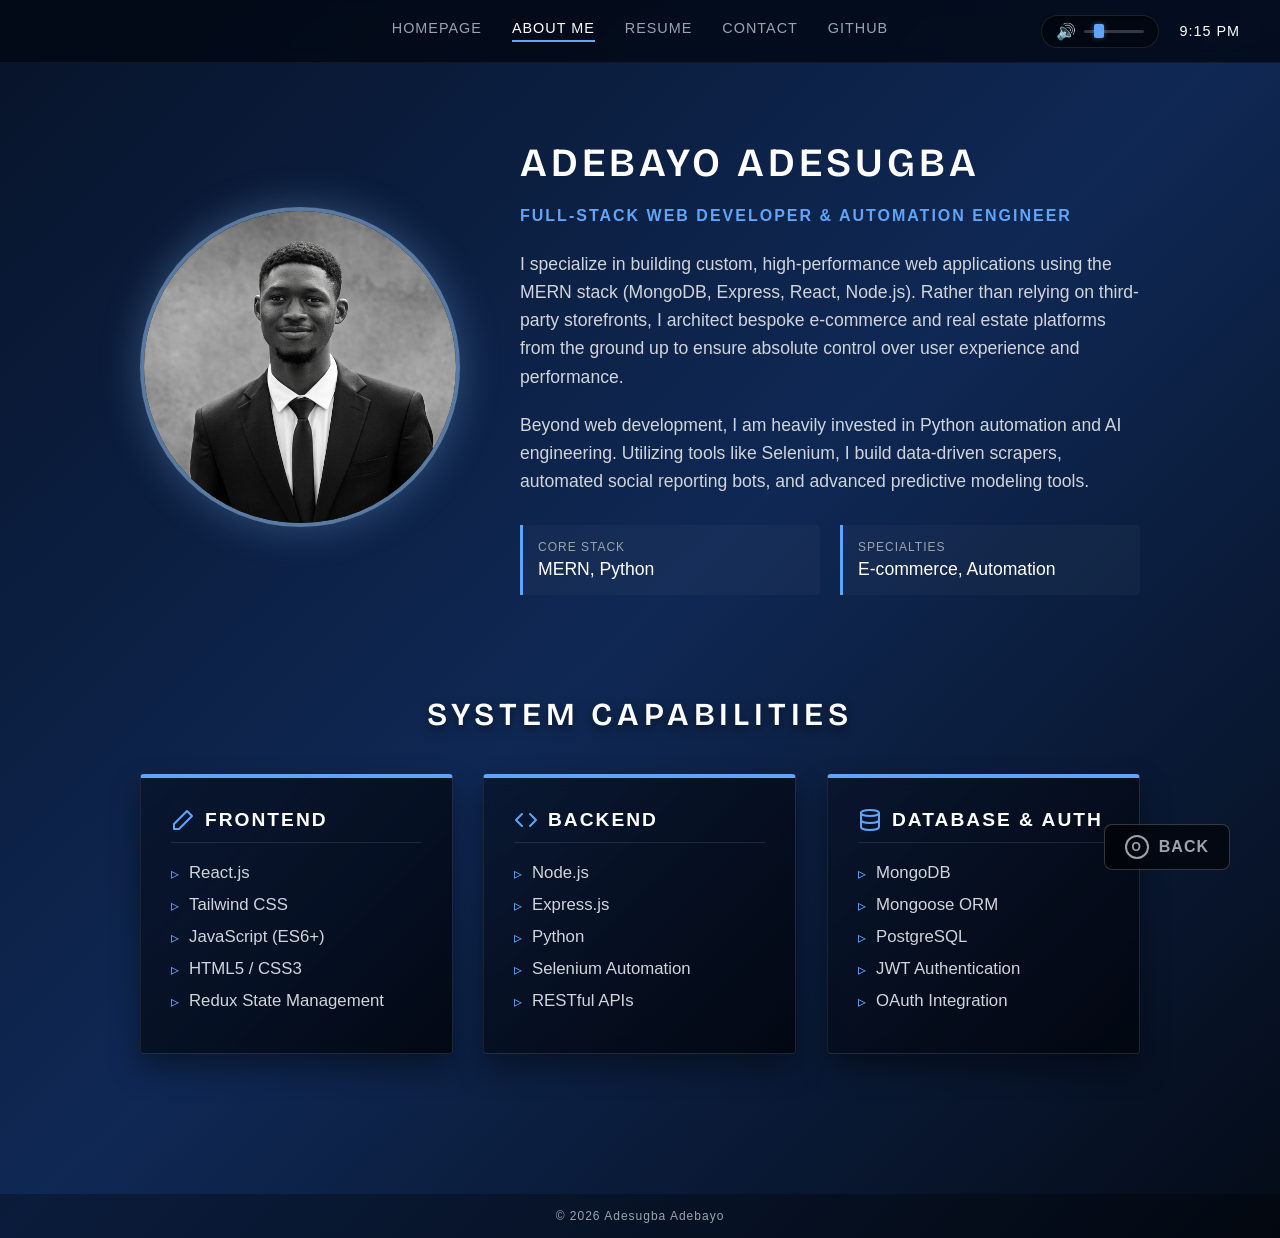
<file: my portfolio/about/about.html>
<!DOCTYPE html>
<html lang="en">
<head>
  <meta charset="UTF-8">
  <meta name="viewport" content="width=device-width, initial-scale=1.0">
  <link rel="preconnect" href="https://fonts.googleapis.com">
  <link rel="preconnect" href="https://fonts.gstatic.com" crossorigin>
  <link href="https://fonts.googleapis.com/css2?family=Bricolage+Grotesque:opsz,wght@12..96,800&family=Sora:wght@700&family=Space+Grotesk:wght@700&display=swap" rel="stylesheet">
  <link rel="stylesheet" href="about.css">
  <title>About | Adebayo Adesugba</title>
 
   
</head>
<body>

  <header>
    <nav class="desktop-nav">
      <a href="../index.html" class="nav-item">Homepage</a>
      <a href="about.html" class="nav-item active">About Me</a>
      <a href="../resume/resume.html" class="nav-item">Resume</a>
      <a href="../contact/contact.html" class="nav-item">Contact</a>
      <a href="https://github.com/adebayoadesugba" class="nav-item" target="_blank">GitHub</a>
    </nav>

    <div class="header-controls">
      <div class="volume-container">
        <button id="mute-btn" class="mute-btn">🔊</button>
        <input type="range" id="volume-slider" class="volume-slider" min="0" max="1" step="0.1" value="0.2">
      </div>
      <div class="system-clock" id="system-clock">00:00 AM</div>
    </div>

    <div class="hamburger" id="hamburger"><span></span><span></span><span></span></div>
  </header>

  <div class="mobile-menu" id="mobile-menu">
    <a href="../index.html" class="mobile-nav-item">
      <svg viewBox="0 0 24 24"><path d="M10 20v-6h4v6h5v-8h3L12 3 2 12h3v8z"/></svg> Homepage
    </a>
    <a href="about.html" class="mobile-nav-item">
      <svg viewBox="0 0 24 24"><path d="M12 12c2.21 0 4-1.79 4-4s-1.79-4-4-4-4 1.79-4 4 1.79 4 4 4zm0 2c-2.67 0-8 1.34-8 4v2h16v-2c0-2.66-5.33-4-8-4z"/></svg> About Me
    </a>
    <a href="../resume/resume.html" class="mobile-nav-item">
      <svg viewBox="0 0 24 24"><path d="M14 2H6c-1.1 0-1.99.9-1.99 2L4 20c0 1.1.89 2 1.99 2H18c1.1 0 2-.9 2-2V8l-6-6zm2 16H8v-2h8v2zm0-4H8v-2h8v2zm-3-5V3.5L18.5 9H13z"/></svg> Resume
    </a>
    <a href="../contact/contact.html" class="mobile-nav-item">
      <svg viewBox="0 0 24 24"><path d="M20 4H4c-1.1 0-1.99.9-1.99 2L2 18c0 1.1.9 2 2 2h16c1.1 0 2-.9 2-2V6c0-1.1-.9-2-2-2zm0 4l-8 5-8-5V6l8 5 8-5v2z"/></svg> Contact
    </a>
    <a href="https://github.com/adebayoadesugba" class="mobile-nav-item" target="_blank">
      <svg viewBox="0 0 24 24"><path d="M12 2C6.477 2 2 6.484 2 12.017c0 4.425 2.865 8.18 6.839 9.504.5.092.682-.217.682-.483 0-.237-.008-.868-.013-1.703-2.782.605-3.369-1.343-3.369-1.343-.454-1.158-1.11-1.466-1.11-1.466-.908-.62.069-.608.069-.608 1.003.07 1.531 1.032 1.531 1.032.892 1.53 2.341 1.088 2.91.832.092-.647.35-1.088.636-1.338-2.22-.253-4.555-1.113-4.555-4.951 0-1.093.39-1.988 1.029-2.688-.103-.253-.446-1.272.098-2.65 0 0 .84-.27 2.75 1.026A9.564 9.564 0 0112 6.844c.85.004 1.705.115 2.504.337 1.909-1.296 2.747-1.027 2.747-1.027.546 1.379.202 2.398.1 2.651.64.7 1.028 1.595 1.028 2.688 0 3.848-2.339 4.695-4.566 4.943.359.309.678.92.678 1.855 0 1.338-.012 2.419-.012 2.747 0 .268.18.58.688.482A10.019 10.019 0 0022 12.017C22 6.484 17.522 2 12 2z"/></svg> GitHub
    </a>
  </div>

  <main>
    <div class="about-container">
      <div class="profile-circle">
        <img src="../images/mydp.png" alt="Adebayo Adesugba">
      </div>

      <div class="about-content">
        <h1 class="about-title">ADEBAYO ADESUGBA</h1>
        <h2 class="about-subtitle">Full-Stack Web Developer & Automation Engineer</h2>
        
        <p class="about-text">
          I specialize in building custom, high-performance web applications using the MERN stack (MongoDB, Express, React, Node.js). Rather than relying on third-party storefronts, I architect bespoke e-commerce and real estate platforms from the ground up to ensure absolute control over user experience and performance.
        </p>
        <p class="about-text">
          Beyond web development, I am heavily invested in Python automation and AI engineering. Utilizing tools like Selenium, I build data-driven scrapers, automated social reporting bots, and advanced predictive modeling tools.
        </p>

        <div class="stats-grid">
          <div class="stat-box">
            <div class="stat-label">Core Stack</div>
            <div class="stat-value">MERN, Python</div>
          </div>
          <div class="stat-box">
            <div class="stat-label">Specialties</div>
            <div class="stat-value">E-commerce, Automation</div>
          </div>
        </div>
      </div>
    </div>

    <div class="skills-section">
      <h2 class="skills-header scroll-anim">System Capabilities</h2>
      
      <div class="skills-grid">
        
        <div class="skill-card scroll-anim" style="transition-delay: 0.1s;">
          <h3 class="skill-category">
            <svg width="24" height="24" viewBox="0 0 24 24" fill="none" stroke="currentColor" stroke-width="2" stroke-linecap="round" stroke-linejoin="round" style="color: var(--blue-accent);"><polygon points="16 3 21 8 8 21 3 21 3 16 16 3"></polygon></svg>
            Frontend
          </h3>
          <ul class="skill-list">
            <li>React.js</li>
            <li>Tailwind CSS</li>
            <li>JavaScript (ES6+)</li>
            <li>HTML5 / CSS3</li>
            <li>Redux State Management</li>
          </ul>
        </div>

        <div class="skill-card scroll-anim" style="transition-delay: 0.3s;">
          <h3 class="skill-category">
            <svg width="24" height="24" viewBox="0 0 24 24" fill="none" stroke="currentColor" stroke-width="2" stroke-linecap="round" stroke-linejoin="round" style="color: var(--blue-accent);"><polyline points="16 18 22 12 16 6"></polyline><polyline points="8 6 2 12 8 18"></polyline></svg>
            Backend
          </h3>
          <ul class="skill-list">
            <li>Node.js</li>
            <li>Express.js</li>
            <li>Python</li>
            <li>Selenium Automation</li>
            <li>RESTful APIs</li>
          </ul>
        </div>

        <div class="skill-card scroll-anim" style="transition-delay: 0.5s;">
          <h3 class="skill-category">
            <svg width="24" height="24" viewBox="0 0 24 24" fill="none" stroke="currentColor" stroke-width="2" stroke-linecap="round" stroke-linejoin="round" style="color: var(--blue-accent);"><ellipse cx="12" cy="5" rx="9" ry="3"></ellipse><path d="M21 12c0 1.66-4 3-9 3s-9-1.34-9-3"></path><path d="M3 5v14c0 1.66 4 3 9 3s9-1.34 9-3V5"></path></svg>
            Database & Auth
          </h3>
          <ul class="skill-list">
            <li>MongoDB</li>
            <li>Mongoose ORM</li>
            <li>PostgreSQL</li>
            <li>JWT Authentication</li>
            <li>OAuth Integration</li>
          </ul>
        </div>

      </div>
    </div>
  </main>

  <div class="action-prompt" id="action-prompt">
    <div class="btn-circle">O</div>
    <span>BACK</span>
  </div>

  <footer class="copyright-footer" id="copyright-footer"></footer>
  <script src="../particles.js" defer></script>
  <script src="../shared-ui.js" defer></script>
  <script src="about.js" defer></script>
    

</body>
</html>
</file>
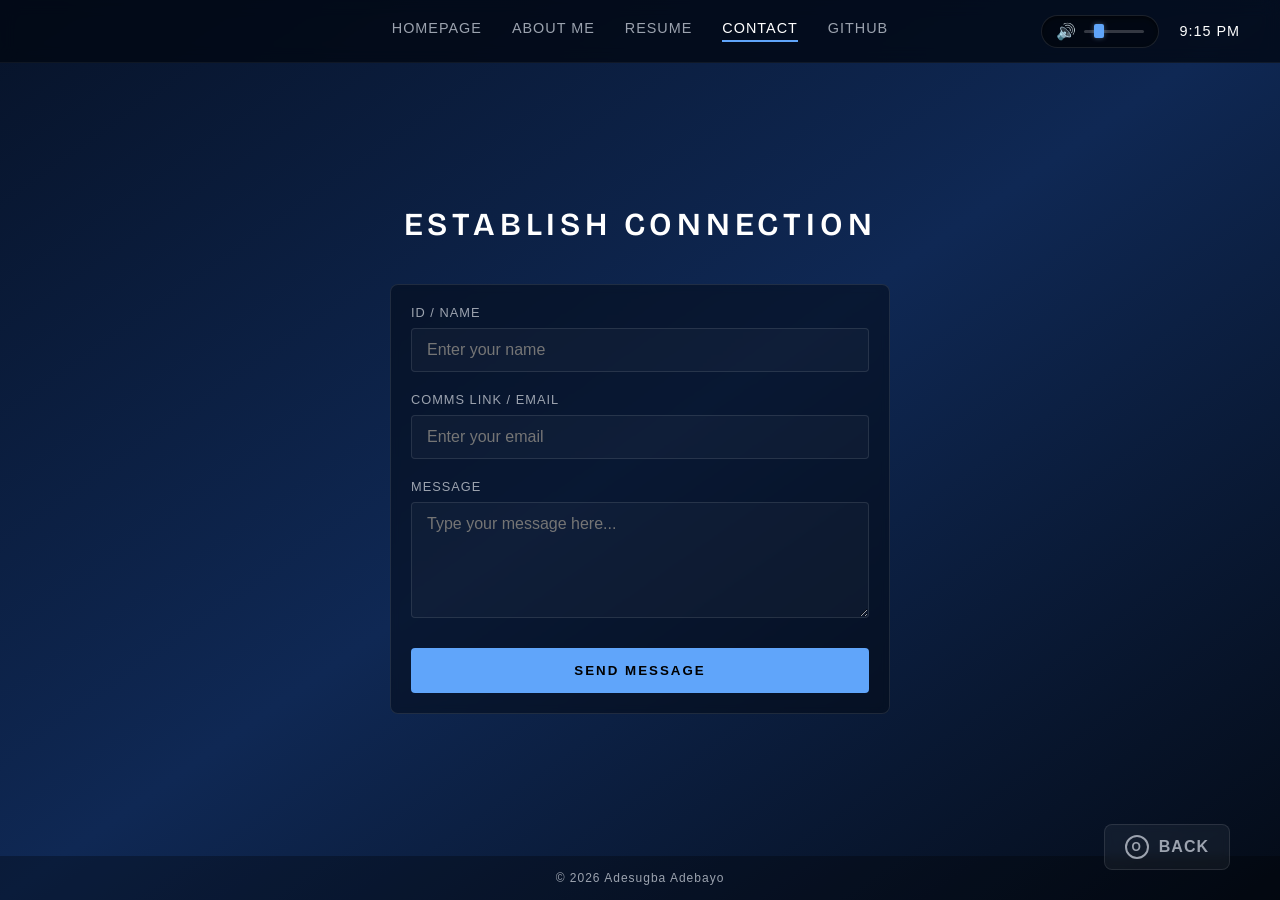
<file: my portfolio/contact/contact.html>
<!DOCTYPE html>
<html lang="en">
<head>
  <meta charset="UTF-8">
  <meta name="viewport" content="width=device-width, initial-scale=1.0">
  <link rel="preconnect" href="https://fonts.googleapis.com">
  <link rel="preconnect" href="https://fonts.gstatic.com" crossorigin>
  <link href="https://fonts.googleapis.com/css2?family=Bricolage+Grotesque:opsz,wght@12..96,800&family=Sora:wght@700&family=Space+Grotesk:wght@700&display=swap" rel="stylesheet">
  <link rel="stylesheet" href="contact.css">
  <title>Contact | Adebayo Adesugba</title>


</head>
<body>

  <header>
    <nav class="desktop-nav">
      <a href="../index.html" class="nav-item">Homepage</a>
      <a href="../about/about.html" class="nav-item">About Me</a>
      <a href="../resume/resume.html" class="nav-item">Resume</a>
      <a href="contact.html" class="nav-item active">Contact</a>
      <a href="https://github.com/adebayoadesugba" class="nav-item" target="_blank">GitHub</a>
    </nav>

    <div class="header-controls">
      <div class="volume-container">
        <button id="mute-btn" class="mute-btn">🔊</button>
        <input type="range" id="volume-slider" class="volume-slider" min="0" max="1" step="0.1" value="0.2">
      </div>
      <div class="system-clock" id="system-clock">00:00 AM</div>
    </div>

    <div class="hamburger" id="hamburger"><span></span><span></span><span></span></div>
  </header>

  <div class="mobile-menu" id="mobile-menu">
    <a href="../index.html" class="mobile-nav-item">
      <svg viewBox="0 0 24 24"><path d="M10 20v-6h4v6h5v-8h3L12 3 2 12h3v8z"/></svg> Homepage
    </a>
    <a href="../about/about.html" class="mobile-nav-item">
      <svg viewBox="0 0 24 24"><path d="M12 12c2.21 0 4-1.79 4-4s-1.79-4-4-4-4 1.79-4 4 1.79 4 4 4zm0 2c-2.67 0-8 1.34-8 4v2h16v-2c0-2.66-5.33-4-8-4z"/></svg> About Me
    </a>
    <a href="../resume/resume.html" class="mobile-nav-item">
      <svg viewBox="0 0 24 24"><path d="M14 2H6c-1.1 0-1.99.9-1.99 2L4 20c0 1.1.89 2 1.99 2H18c1.1 0 2-.9 2-2V8l-6-6zm2 16H8v-2h8v2zm0-4H8v-2h8v2zm-3-5V3.5L18.5 9H13z"/></svg> Resume
    </a>
    <a href="contact.html" class="mobile-nav-item">
      <svg viewBox="0 0 24 24"><path d="M20 4H4c-1.1 0-1.99.9-1.99 2L2 18c0 1.1.9 2 2 2h16c1.1 0 2-.9 2-2V6c0-1.1-.9-2-2-2zm0 4l-8 5-8-5V6l8 5 8-5v2z"/></svg> Contact
    </a>
    <a href="https://github.com/yourusername" class="mobile-nav-item" target="_blank">
      <svg viewBox="0 0 24 24"><path d="M12 2C6.477 2 2 6.484 2 12.017c0 4.425 2.865 8.18 6.839 9.504.5.092.682-.217.682-.483 0-.237-.008-.868-.013-1.703-2.782.605-3.369-1.343-3.369-1.343-.454-1.158-1.11-1.466-1.11-1.466-.908-.62.069-.608.069-.608 1.003.07 1.531 1.032 1.531 1.032.892 1.53 2.341 1.088 2.91.832.092-.647.35-1.088.636-1.338-2.22-.253-4.555-1.113-4.555-4.951 0-1.093.39-1.988 1.029-2.688-.103-.253-.446-1.272.098-2.65 0 0 .84-.27 2.75 1.026A9.564 9.564 0 0112 6.844c.85.004 1.705.115 2.504.337 1.909-1.296 2.747-1.027 2.747-1.027.546 1.379.202 2.398.1 2.651.64.7 1.028 1.595 1.028 2.688 0 3.848-2.339 4.695-4.566 4.943.359.309.678.92.678 1.855 0 1.338-.012 2.419-.012 2.747 0 .268.18.58.688.482A10.019 10.019 0 0022 12.017C22 6.484 17.522 2 12 2z"/></svg> GitHub
    </a>
  </div>

  <main>
    <h1 class="contact-title">ESTABLISH CONNECTION</h1>
    
    <form class="contact-form" id="ps4-contact-form">
      <div class="input-group">
        <label for="name">ID / Name</label>
        <input type="text" id="name" name="name" class="form-control" placeholder="Enter your name" required>
      </div>
      
      <div class="input-group">
        <label for="email">Comms Link / Email</label>
        <input type="email" id="email" name="email" class="form-control" placeholder="Enter your email" required>
      </div>
      
      <div class="input-group">
        <label for="message"> Message</label>
        <textarea id="message" name="message" class="form-control" rows="5" placeholder="Type your message here..." required></textarea>
      </div>

      <button type="submit" class="submit-btn" id="send-btn">Send Message</button>
    </form>
  </main>

  <div class="action-prompt" id="action-prompt">
    <div class="btn-circle">O</div>
    <span>BACK</span>
  </div>

  <footer class="copyright-footer" id="copyright-footer"></footer>

  <script src="../particles.js" defer></script>
  <script src="../shared-ui.js" defer></script>
  <script src="contact.js" defer></script>
</body>
</html>
</file>
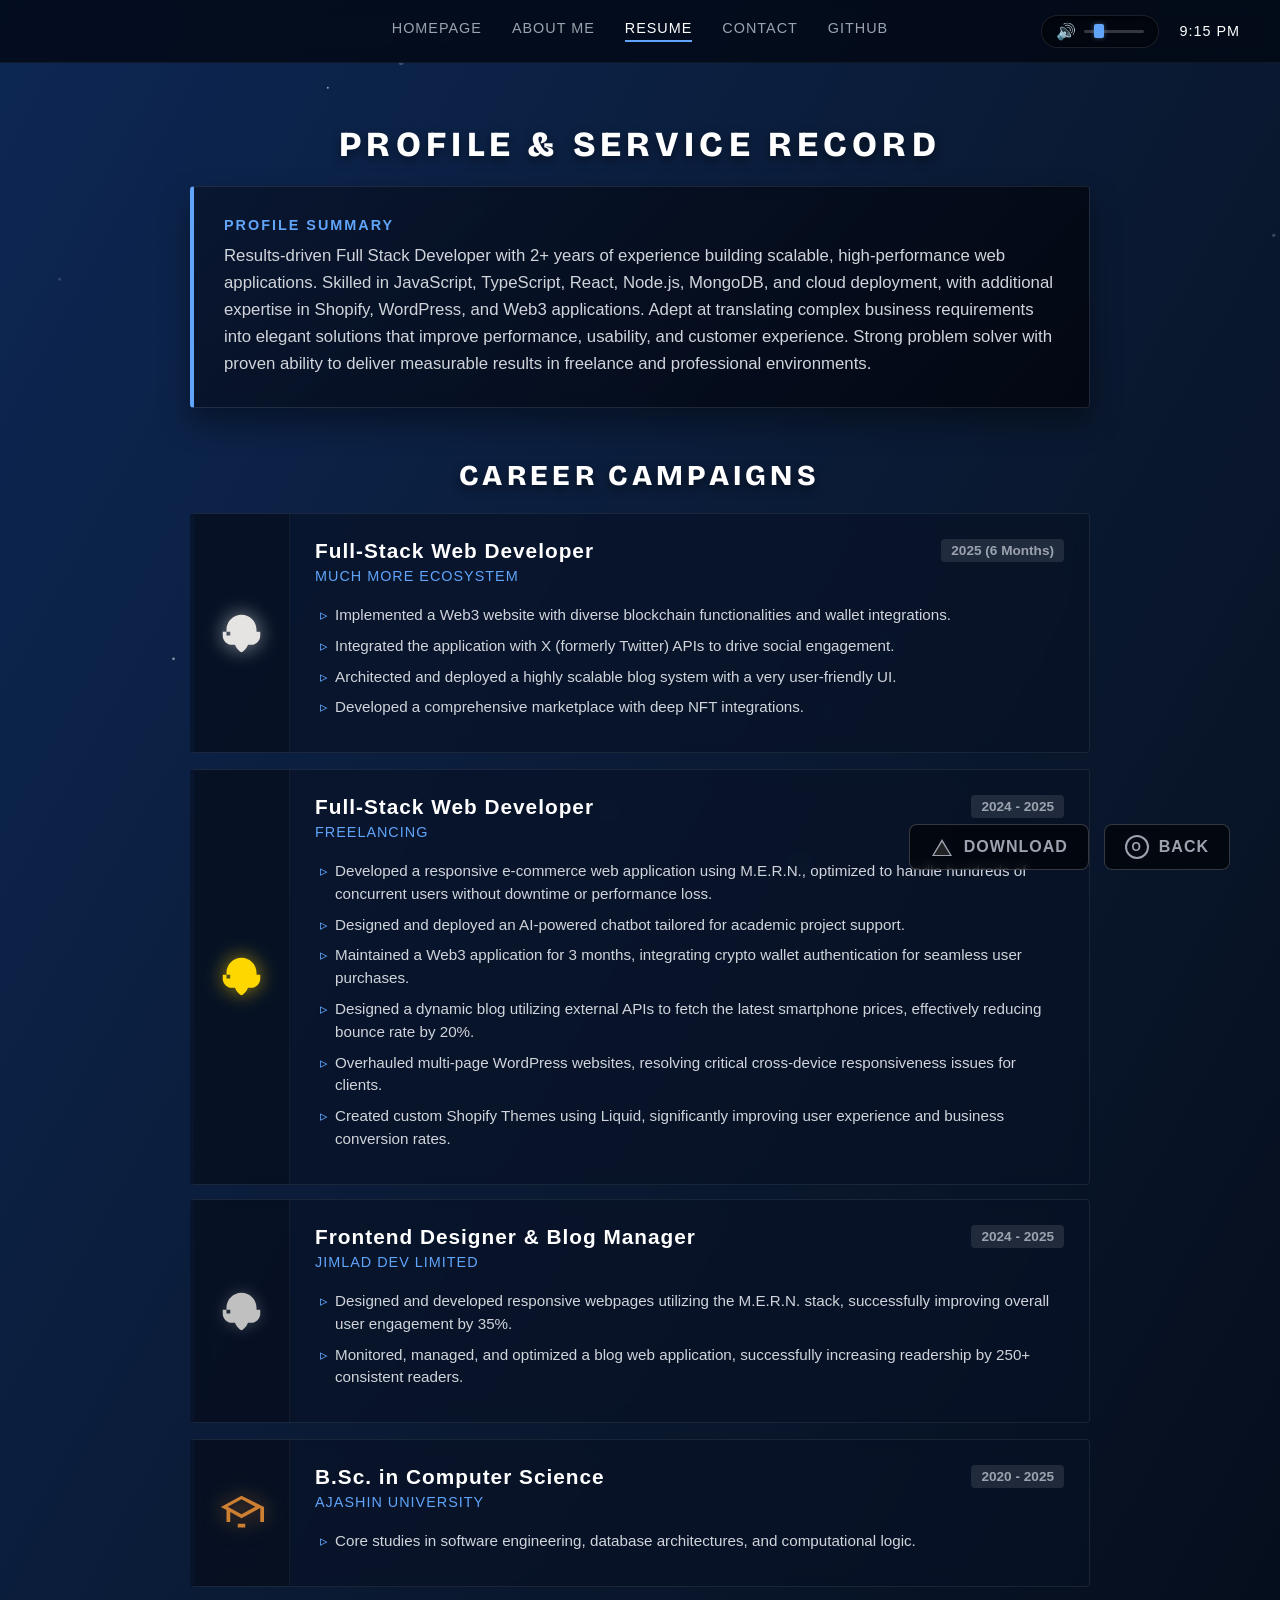
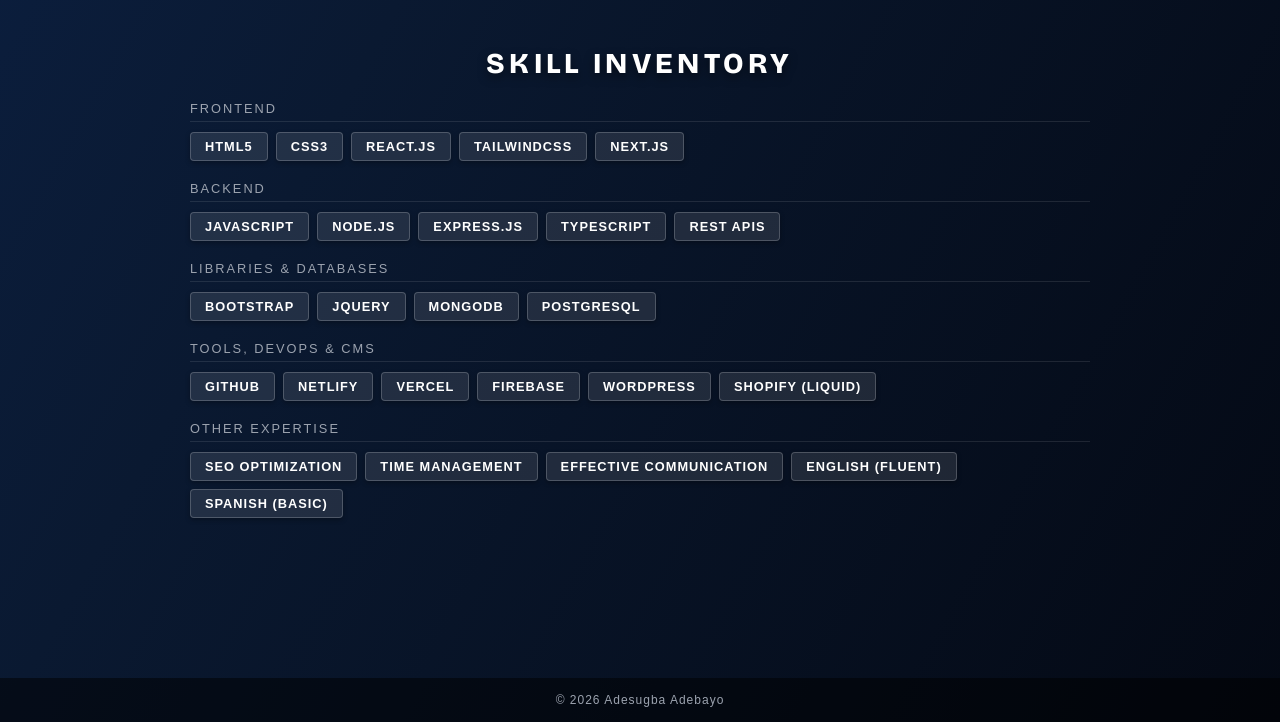
<file: my portfolio/resume/resume.html>
<!DOCTYPE html>
<html lang="en">
<head>
  <meta charset="UTF-8">
  <meta name="viewport" content="width=device-width, initial-scale=1.0">
  <link rel="preconnect" href="https://fonts.googleapis.com">
  <link rel="preconnect" href="https://fonts.gstatic.com" crossorigin>
  <link href="https://fonts.googleapis.com/css2?family=Bricolage+Grotesque:opsz,wght@12..96,800&family=Sora:wght@700&family=Space+Grotesk:wght@700&display=swap" rel="stylesheet">
  <link rel="stylesheet" href="resume.css">
  <title>Resume | Adebayo Adesugba</title>
  
</head>
<body>

  <canvas id="particle-canvas"></canvas>

  <header>
    <nav class="desktop-nav">
      <a href="../index.html" class="nav-item">Homepage</a>
      <a href="../about/about.html" class="nav-item">About Me</a>
      <a href="resume.html" class="nav-item active">Resume</a>
      <a href="../contact/contact.html" class="nav-item">Contact</a>
      <a href="https://github.com/adebayoadesugba" class="nav-item" target="_blank">GitHub</a>
    </nav>

    <div class="header-controls">
      <div class="volume-container">
        <button id="mute-btn" class="mute-btn">🔊</button>
        <input type="range" id="volume-slider" class="volume-slider" min="0" max="1" step="0.1" value="0.2">
      </div>
      <div class="system-clock" id="system-clock">00:00 AM</div>
    </div>

    <div class="hamburger" id="hamburger"><span></span><span></span><span></span></div>
  </header>

  <div class="mobile-menu" id="mobile-menu">
    <a href="../index.html" class="mobile-nav-item"><svg viewBox="0 0 24 24"><path d="M10 20v-6h4v6h5v-8h3L12 3 2 12h3v8z"/></svg> Homepage</a>
    <a href="../about/about.html" class="mobile-nav-item"><svg viewBox="0 0 24 24"><path d="M12 12c2.21 0 4-1.79 4-4s-1.79-4-4-4-4 1.79-4 4 1.79 4 4 4zm0 2c-2.67 0-8 1.34-8 4v2h16v-2c0-2.66-5.33-4-8-4z"/></svg> About Me</a>
    <a href="resume.html" class="mobile-nav-item"><svg viewBox="0 0 24 24"><path d="M14 2H6c-1.1 0-1.99.9-1.99 2L4 20c0 1.1.89 2 1.99 2H18c1.1 0 2-.9 2-2V8l-6-6zm2 16H8v-2h8v2zm0-4H8v-2h8v2zm-3-5V3.5L18.5 9H13z"/></svg> Resume</a>
    <a href="../contact/contact.html" class="mobile-nav-item"><svg viewBox="0 0 24 24"><path d="M20 4H4c-1.1 0-1.99.9-1.99 2L2 18c0 1.1.9 2 2 2h16c1.1 0 2-.9 2-2V6c0-1.1-.9-2-2-2zm0 4l-8 5-8-5V6l8 5 8-5v2z"/></svg> Contact</a>
    <a href="https://github.com/adebayoadesugba" class="mobile-nav-item" target="_blank"><svg viewBox="0 0 24 24"><path d="M12 2C6.477 2 2 6.484 2 12.017c0 4.425 2.865 8.18 6.839 9.504.5.092.682-.217.682-.483 0-.237-.008-.868-.013-1.703-2.782.605-3.369-1.343-3.369-1.343-.454-1.158-1.11-1.466-1.11-1.466-.908-.62.069-.608.069-.608 1.003.07 1.531 1.032 1.531 1.032.892 1.53 2.341 1.088 2.91.832.092-.647.35-1.088.636-1.338-2.22-.253-4.555-1.113-4.555-4.951 0-1.093.39-1.988 1.029-2.688-.103-.253-.446-1.272.098-2.65 0 0 .84-.27 2.75 1.026A9.564 9.564 0 0112 6.844c.85.004 1.705.115 2.504.337 1.909-1.296 2.747-1.027 2.747-1.027.546 1.379.202 2.398.1 2.651.64.7 1.028 1.595 1.028 2.688 0 3.848-2.339 4.695-4.566 4.943.359.309.678.92.678 1.855 0 1.338-.012 2.419-.012 2.747 0 .268.18.58.688.482A10.019 10.019 0 0022 12.017C22 6.484 17.522 2 12 2z"/></svg> GitHub</a>
  </div>

  <main>
    <h1 class="resume-header">Profile & Service Record</h1>

    <div class="bio-container scroll-anim">
      <div class="bio-title">Profile Summary</div>
      <p class="bio-text">
        Results-driven Full Stack Developer with 2+ years of experience building scalable, high-performance web applications. Skilled in JavaScript, TypeScript, React, Node.js, MongoDB, and cloud deployment, with additional expertise in Shopify, WordPress, and Web3 applications. Adept at translating complex business requirements into elegant solutions that improve performance, usability, and customer experience. Strong problem solver with proven ability to deliver measurable results in freelance and professional environments.
      </p>
    </div>

    <h2 class="resume-header scroll-anim" style="font-size: 1.8rem; margin-top: 10px;">Career Campaigns</h2>

    <div class="trophy-container">
      
      <div class="trophy-item scroll-anim trophy-plat">
        <div class="trophy-icon-wrapper">
          <svg class="trophy-icon" viewBox="0 0 24 24" fill="currentColor"><path d="M12 2C7.58 2 4 5.58 4 10V11H2V13C2 15.76 4.24 18 7 18H8.56C9.28 20.31 11.53 22 12 22C12.47 22 14.72 20.31 15.44 18H17C19.76 18 22 15.76 22 13V11H20V10C20 5.58 16.42 2 12 2ZM6 13H4V11H6V13ZM18 13H20V11H18V13Z"/></svg>
        </div>
        <div class="trophy-content">
          <div class="trophy-header">
            <div>
              <h3 class="trophy-title">Full-Stack Web Developer</h3>
              <div class="trophy-subtitle">Much More Ecosystem</div>
            </div>
            <div class="trophy-date">2025 (6 Months)</div>
          </div>
          <div class="trophy-desc">
            <ul>
              <li>Implemented a Web3 website with diverse blockchain functionalities and wallet integrations.</li>
              <li>Integrated the application with X (formerly Twitter) APIs to drive social engagement.</li>
              <li>Architected and deployed a highly scalable blog system with a very user-friendly UI.</li>
              <li>Developed a comprehensive marketplace with deep NFT integrations.</li>
            </ul>
          </div>
        </div>
      </div>

      <div class="trophy-item scroll-anim trophy-gold" style="transition-delay: 0.1s;">
        <div class="trophy-icon-wrapper">
          <svg class="trophy-icon" viewBox="0 0 24 24" fill="currentColor"><path d="M12 2C7.58 2 4 5.58 4 10V11H2V13C2 15.76 4.24 18 7 18H8.56C9.28 20.31 11.53 22 12 22C12.47 22 14.72 20.31 15.44 18H17C19.76 18 22 15.76 22 13V11H20V10C20 5.58 16.42 2 12 2ZM6 13H4V11H6V13ZM18 13H20V11H18V13Z"/></svg>
        </div>
        <div class="trophy-content">
          <div class="trophy-header">
            <div>
              <h3 class="trophy-title">Full-Stack Web Developer</h3>
              <div class="trophy-subtitle">Freelancing</div>
            </div>
            <div class="trophy-date">2024 - 2025</div>
          </div>
          <div class="trophy-desc">
            <ul>
              <li>Developed a responsive e-commerce web application using M.E.R.N., optimized to handle hundreds of concurrent users without downtime or performance loss.</li>
              <li>Designed and deployed an AI-powered chatbot tailored for academic project support.</li>
              <li>Maintained a Web3 application for 3 months, integrating crypto wallet authentication for seamless user purchases.</li>
              <li>Designed a dynamic blog utilizing external APIs to fetch the latest smartphone prices, effectively reducing bounce rate by 20%.</li>
              <li>Overhauled multi-page WordPress websites, resolving critical cross-device responsiveness issues for clients.</li>
              <li>Created custom Shopify Themes using Liquid, significantly improving user experience and business conversion rates.</li>
            </ul>
          </div>
        </div>
      </div>

      <div class="trophy-item scroll-anim trophy-silver" style="transition-delay: 0.2s;">
        <div class="trophy-icon-wrapper">
          <svg class="trophy-icon" viewBox="0 0 24 24" fill="currentColor"><path d="M12 2C7.58 2 4 5.58 4 10V11H2V13C2 15.76 4.24 18 7 18H8.56C9.28 20.31 11.53 22 12 22C12.47 22 14.72 20.31 15.44 18H17C19.76 18 22 15.76 22 13V11H20V10C20 5.58 16.42 2 12 2ZM6 13H4V11H6V13ZM18 13H20V11H18V13Z"/></svg>
        </div>
        <div class="trophy-content">
          <div class="trophy-header">
            <div>
              <h3 class="trophy-title">Frontend Designer & Blog Manager</h3>
              <div class="trophy-subtitle">Jimlad Dev Limited</div>
            </div>
            <div class="trophy-date">2024 - 2025</div>
          </div>
          <div class="trophy-desc">
            <ul>
              <li>Designed and developed responsive webpages utilizing the M.E.R.N. stack, successfully improving overall user engagement by 35%.</li>
              <li>Monitored, managed, and optimized a blog web application, successfully increasing readership by 250+ consistent readers.</li>
            </ul>
          </div>
        </div>
      </div>

      <div class="trophy-item scroll-anim trophy-bronze" style="transition-delay: 0.3s;">
        <div class="trophy-icon-wrapper">
          <svg class="trophy-icon" viewBox="0 0 24 24" fill="currentColor"><path d="M12 3L1 9L4 10.63V17H6V11.72L12 15L22 9.54V17H24V9L12 3ZM12 12.87L4.65 8.87L12 4.87L19.35 8.87L12 12.87ZM14 18V20H10V18H14Z"/></svg>
        </div>
        <div class="trophy-content">
          <div class="trophy-header">
            <div>
              <h3 class="trophy-title">B.Sc. in Computer Science</h3>
              <div class="trophy-subtitle">Ajashin University</div>
            </div>
            <div class="trophy-date">2020 - 2025</div>
          </div>
          <div class="trophy-desc">
            <ul>
              
              <li>Core studies in software engineering, database architectures, and computational logic.</li>
            </ul>
          </div>
        </div>
      </div>

    </div>

    <h2 class="resume-header scroll-anim" style="font-size: 1.8rem;">Skill Inventory</h2>
    
    <div class="skills-inventory scroll-anim">
      
      <div class="skills-group">
        <div class="skills-group-title">Frontend</div>
        <ul class="tech-list">
          <li>HTML5</li><li>CSS3</li><li>React.js</li><li>TailwindCSS</li><li>Next.js</li>
        </ul>
      </div>

      <div class="skills-group">
        <div class="skills-group-title">Backend</div>
        <ul class="tech-list">
          <li>JavaScript</li><li>Node.js</li><li>Express.js</li><li>TypeScript</li><li>REST APIs</li>
        </ul>
      </div>

      <div class="skills-group">
        <div class="skills-group-title">Libraries & Databases</div>
        <ul class="tech-list">
          <li>Bootstrap</li><li>jQuery</li><li>MongoDB</li><li>PostgreSQL</li>
        </ul>
      </div>

      <div class="skills-group">
        <div class="skills-group-title">Tools, DevOps & CMS</div>
        <ul class="tech-list">
          <li>GitHub</li><li>Netlify</li><li>Vercel</li><li>Firebase</li><li>WordPress</li><li>Shopify (Liquid)</li>
        </ul>
      </div>

      <div class="skills-group">
        <div class="skills-group-title">Other Expertise</div>
        <ul class="tech-list">
          <li>SEO Optimization</li><li>Time Management</li><li>Effective Communication</li><li>English (Fluent)</li><li>Spanish (Basic)</li>
        </ul>
      </div>

    </div>

  </main>

  <div class="action-controls">
    <div class="action-prompt" id="btn-download" title="Download Resume PDF">
      <div class="btn-triangle"></div>
      <span>DOWNLOAD</span>
    </div>
    
    <div class="action-prompt" id="action-prompt">
      <div class="btn-circle">O</div>
      <span>BACK</span>
    </div>
  </div>

  <footer class="copyright-footer" id="copyright-footer"></footer>

  <script src="../particles.js" defer></script>
  <script src="../shared-ui.js" defer></script>
  <script src="resume.js" defer></script>
</body>
</html>
</file>
<file: my portfolio/about/about.css>
/* --- SHARED PS4 UI VARIABLES --- */
    :root {
      --bg-dark: #040b17;
      --bg-mid: #0f2854;
      --bg-light: #071329;
      --text-main: #ffffff;
      --text-muted: #9ca3af;
      --blue-glow: rgba(147, 197, 253, 0.4);
      --blue-accent: #60a5fa;
    }

    * { margin: 0; padding: 0; box-sizing: border-box; font-family: -apple-system, BlinkMacSystemFont, "Segoe UI", Roboto, Helvetica, Arial, sans-serif; }

    body {
      background: linear-gradient(to bottom right, var(--bg-light), var(--bg-mid), var(--bg-dark));
      color: var(--text-main);
      min-height: 100vh;
      display: flex;
      flex-direction: column;
      user-select: none;
      overflow-x: hidden; /* Prevents horizontal scrolling */
    }

    /* --- NAVIGATION (Shared) --- */
    header {
      display: flex; justify-content: space-between; align-items: center;
      padding: 20px 40px; background: rgba(2, 8, 19, 0.8); backdrop-filter: blur(8px); -webkit-backdrop-filter: blur(8px);
      border-bottom: 1px solid rgba(255, 255, 255, 0.05); position: sticky; top: 0; z-index: 100;
    }
    .desktop-nav { display: flex; gap: 30px; margin: 0 auto; }
    .nav-item { color: var(--text-muted); font-size: 0.9rem; font-weight: 500; letter-spacing: 1px; text-transform: uppercase; text-decoration: none; cursor: pointer; transition: color 0.2s; }
    .nav-item:hover, .nav-item.active { color: var(--text-main); }
    .nav-item.active { border-bottom: 2px solid var(--blue-accent); padding-bottom: 4px; }
    
    .header-controls { display: flex; align-items: center; gap: 15px; position: absolute; right: 40px; }
    .system-clock { font-variant-numeric: tabular-nums; color: var(--text-main); font-size: 0.9rem; font-weight: 500; letter-spacing: 1px; margin-left: 5px; }
    
    /* Redesigned Volume Container */
    .volume-container {
      display: flex; align-items: center; gap: 8px; background: rgba(0, 0, 0, 0.4);
      padding: 6px 14px; border-radius: 20px; border: 1px solid rgba(255, 255, 255, 0.1);
      box-shadow: inset 0 2px 4px rgba(0,0,0,0.5);
    }
    .mute-btn { background: transparent; border: none; color: var(--text-muted); cursor: pointer; font-size: 1rem; transition: color 0.2s; display: flex; align-items: center; justify-content: center; }
    .mute-btn:hover { color: var(--text-main); }
    .volume-slider { -webkit-appearance: none; width: 60px; height: 3px; background: rgba(255, 255, 255, 0.2); border-radius: 2px; outline: none; cursor: pointer; }
    .volume-slider::-webkit-slider-thumb { -webkit-appearance: none; width: 10px; height: 14px; border-radius: 2px; background: var(--blue-accent); cursor: pointer; box-shadow: 0 0 5px var(--blue-glow); transition: background 0.2s, transform 0.1s; }
    .volume-slider::-webkit-slider-thumb:hover { background: var(--text-main); transform: scale(1.2); }

    .hamburger { display: none; flex-direction: column; gap: 5px; cursor: pointer; z-index: 110; }
    .hamburger span { width: 25px; height: 2px; background-color: var(--text-main); transition: 0.3s; }
    .hamburger.active span:nth-child(1) { transform: translateY(7px) rotate(45deg); }
    .hamburger.active span:nth-child(2) { opacity: 0; }
    .hamburger.active span:nth-child(3) { transform: translateY(-7px) rotate(-45deg); }

    /* --- MOBILE NAV --- */
    .mobile-menu {
      position: fixed; top: 0; left: 0; width: 100%; height: 100vh;
      background: rgba(2, 8, 20, 0.98); display: flex; flex-direction: column;
      align-items: stretch; justify-content: flex-start; padding-top: 90px;
      z-index: 90; transform: translateY(-100%);
      transition: transform 0.35s cubic-bezier(0.86, 0, 0.07, 1); will-change: transform; contain: layout style paint;
    }
    .mobile-menu.open { transform: translateY(0); }
    .mobile-nav-item {
      display: flex; align-items: center; gap: 15px; padding: 18px 30px;
      font-size: 1.1rem; color: var(--text-main); text-decoration: none;
      letter-spacing: 1px; border-bottom: 1px solid rgba(255, 255, 255, 0.1);
      border-top: 1px solid transparent; border-left: 3px solid transparent;
      opacity: 0; transform: translateX(-30px); transition: all 0.2s ease; background: transparent;
    }
    .mobile-nav-item svg { width: 20px; height: 20px; fill: currentColor; opacity: 0.8; }
    .mobile-nav-item:hover, .mobile-nav-item:focus {
      background: rgba(255, 255, 255, 0.1); border: 1px solid #ffffff;
      border-left: 3px solid var(--blue-accent); box-shadow: inset 0 0 15px rgba(255,255,255,0.05); outline: none;
    }
    .mobile-menu.open .mobile-nav-item { opacity: 1; transform: translateX(0); }
    .mobile-menu.open .mobile-nav-item:nth-child(1) { transition-delay: 0.2s; }
    .mobile-menu.open .mobile-nav-item:nth-child(2) { transition-delay: 0.25s; }
    .mobile-menu.open .mobile-nav-item:nth-child(3) { transition-delay: 0.3s; }
    .mobile-menu.open .mobile-nav-item:nth-child(4) { transition-delay: 0.35s; }
    .mobile-menu.open .mobile-nav-item:nth-child(5) { transition-delay: 0.4s; }
    .mobile-menu:not(.open) .mobile-nav-item { transition-delay: 0s; }

    /* --- ABOUT PAGE MAIN LAYOUT --- */
    main {
      flex: 1; display: flex; flex-direction: column; align-items: center; 
      padding: 40px 20px; /* Reduced side padding for mobile */
      position: relative; z-index: 10; overflow-y: auto; width: 100%;
    }
    
    .about-container {
      display: flex; flex-direction: row; align-items: center; gap: 60px;
      max-width: 1000px; width: 100%; margin-top: 4vh; margin-bottom: 60px;
      animation: fadeUp 0.6s ease-out forwards;
    }
    @keyframes fadeUp {
      from { opacity: 0; transform: translateY(20px); }
      to { opacity: 1; transform: translateY(0); }
    }

    .profile-circle {
      width: 320px; height: 320px; border-radius: 50%; flex-shrink: 0;
      border: 4px solid rgba(147, 197, 253, 0.6);
      box-shadow: 0 0 40px rgba(147, 197, 253, 0.3), inset 0 0 20px rgba(0,0,0,0.5);
      overflow: hidden; background-color: var(--bg-dark);
      position: relative;
    }
    .profile-circle img {
      width: 100%; height: 100%; object-fit: cover;
      transition: transform 0.4s ease;
    }
    .profile-circle:hover img { transform: scale(1.05); }
    
    .about-content { flex: 1; }
    .about-title { font-family: 'Bricolage Grotesque', sans-serif; font-size: 2.5rem; font-weight: 600; letter-spacing: 0.1em; margin-bottom: 20px; color: var(--text-main); }
    .about-subtitle { font-size: 1rem; color: var(--blue-accent); letter-spacing: 2px; margin-bottom: 25px; text-transform: uppercase; font-weight: 600; }
    .about-text { font-size: 1.1rem; color: #d1d5db; line-height: 1.6; margin-bottom: 20px; font-weight: 300; }
    
    .stats-grid { display: grid; grid-template-columns: 1fr 1fr; gap: 20px; margin-top: 30px; }
    .stat-box { background: rgba(255,255,255,0.03); padding: 15px; border-left: 3px solid var(--blue-accent); border-radius: 0 4px 4px 0; }
    .stat-label { font-size: 0.75rem; color: var(--text-muted); letter-spacing: 1px; text-transform: uppercase; margin-bottom: 5px; }
    .stat-value { font-size: 1.1rem; color: var(--text-main); font-weight: 500; }

    /* --- NEW SKILLS SECTION --- */
    .skills-section {
      width: 100%; max-width: 1000px; margin-top: 40px; padding-bottom: 100px; /* Added extra padding so floating button doesn't block */
    }
    .skills-header {
      font-family: 'Bricolage Grotesque', sans-serif; font-size: 2rem; font-weight: 600;
      letter-spacing: 0.15em; color: var(--text-main); margin-bottom: 40px; text-align: center;
      text-transform: uppercase; text-shadow: 0 4px 10px rgba(0,0,0,0.5);
    }
    .skills-grid {
      display: grid; grid-template-columns: repeat(auto-fit, minmax(280px, 1fr)); gap: 30px;
    }
    .skill-card {
      background: linear-gradient(135deg, rgba(8, 18, 38, 0.7) 0%, rgba(2, 6, 15, 0.9) 100%);
      border: 1px solid rgba(255, 255, 255, 0.1);
      border-top: 4px solid var(--blue-accent);
      padding: 30px; border-radius: 4px; backdrop-filter: blur(8px); -webkit-backdrop-filter: blur(8px);
      box-shadow: 0 15px 30px rgba(0,0,0,0.4);
      transition: transform 0.3s;
    }
    .skill-card:hover { transform: translateY(-5px); box-shadow: 0 20px 40px rgba(0,0,0,0.6), 0 0 15px rgba(96, 165, 250, 0.2); }
    
    .skill-category {
      font-size: 1.2rem; color: var(--text-main); letter-spacing: 2px;
      text-transform: uppercase; margin-bottom: 20px; padding-bottom: 10px;
      border-bottom: 1px solid rgba(255,255,255,0.1);
      display: flex; align-items: center; gap: 10px;
    }
    .skill-list { list-style: none; }
    .skill-list li {
      font-size: 1.05rem; color: #d1d5db; margin-bottom: 12px;
      display: flex; align-items: center; gap: 10px; font-weight: 300;
    }
    .skill-list li::before {
      content: "▹"; color: var(--blue-accent); font-size: 1rem;
    }

    /* Scroll Trigger Animation Classes */
    .scroll-anim { will-change: transform, opacity;
      opacity: 0; transform: translateY(50px);
      transition: opacity 0.8s ease-out, transform 0.8s cubic-bezier(0.175, 0.885, 0.32, 1.275);
    }
    .scroll-anim.is-visible {
      opacity: 1; transform: translateY(0);
    }

    /* --- RESPONSIVE MEDIA QUERIES --- */
    @media (max-width: 850px) {
      header { padding: 15px 20px; }
      .desktop-nav { display: none; } 
      .hamburger { display: flex; }
      .header-controls { right: 65px; } 
      .volume-slider { width: 50px; }
      
      .about-container { flex-direction: column; text-align: center; gap: 30px; margin-top: 0; }
      .profile-circle { width: 220px; height: 220px; } /* Scaled down circle */
      .about-title { font-size: 2rem; }
      
      /* Collapse grids to single column */
      .stats-grid { grid-template-columns: 1fr; text-align: center; }
      .stat-box { border-left: none; border-bottom: 3px solid var(--blue-accent); border-radius: 4px 4px 0 0; }
      .skills-grid { grid-template-columns: 1fr; } 
      .skill-card { padding: 25px 20px; }
    }

    @media (max-width: 480px) { 
      .system-clock { font-variant-numeric: tabular-nums; display: none; } 
      .profile-circle { width: 180px; height: 180px; } /* Even smaller on mini phones */
      .about-title { font-size: 1.6rem; }
      .about-text { font-size: 1rem; }
      .skills-header { font-size: 1.5rem; }
      .action-prompt { right: 20px; bottom: 20px; padding: 10px; }
      .action-prompt span { font-size: 0.8rem; }
    }

    /* --- FIXED PROMPT & FOOTER --- */
    .action-prompt { position: fixed; bottom: 30px; right: 50px; z-index: 100; display: flex; align-items: center; gap: 10px; color: var(--text-muted); cursor: pointer; padding: 10px 20px; border-radius: 8px; background: rgba(0,0,0,0.6); backdrop-filter: blur(4px); -webkit-backdrop-filter: blur(4px); border: 1px solid rgba(255, 255, 255, 0.2); transition: all 0.2s; font-weight: bold; letter-spacing: 1px; }
    .action-prompt:hover { background: rgba(255,255,255,0.2); color: var(--text-main); transform: scale(1.05); }
    .btn-circle { width: 24px; height: 24px; border: 2px solid currentColor; border-radius: 50%; display: flex; align-items: center; justify-content: center; font-size: 12px; font-weight: bold; }
    .copyright-footer { text-align: center; padding: 15px; font-size: 0.75rem; color: var(--text-muted); background: rgba(0, 0, 0, 0.3); letter-spacing: 1px; width: 100%; margin-top: auto; }

@media (prefers-reduced-motion: reduce) {
  *, *::before, *::after { animation-duration: 0.01ms !important; transition-duration: 0.01ms !important; }
  #particle-canvas { display: none; }
}
</file>
<file: my portfolio/contact/contact.css>
/* --- SHARED PS4 UI VARIABLES --- */
    :root {
      --bg-dark: #040b17;
      --bg-mid: #0f2854;
      --bg-light: #071329;
      --text-main: #ffffff;
      --text-muted: #9ca3af;
      --blue-glow: rgba(147, 197, 253, 0.4);
      --blue-accent: #60a5fa;
    }

    * { margin: 0; padding: 0; box-sizing: border-box; font-family: -apple-system, BlinkMacSystemFont, "Segoe UI", Roboto, Helvetica, Arial, sans-serif; }

    body {
      background: linear-gradient(to bottom right, var(--bg-light), var(--bg-mid), var(--bg-dark));
      color: var(--text-main);
      min-height: 100vh;
      display: flex;
      flex-direction: column;
      user-select: none;
    }

    /* --- NAVIGATION (Shared) --- */
    header {
      display: flex; justify-content: space-between; align-items: center;
      padding: 20px 10px; background: rgba(2, 8, 19, 0.8); backdrop-filter: blur(8px); -webkit-backdrop-filter: blur(8px);
      border-bottom: 1px solid rgba(255, 255, 255, 0.05); position: sticky; top: 0; z-index: 100;
    }
    .desktop-nav { display: flex; gap: 30px; margin: 0 auto; }
    .nav-item { color: var(--text-muted); font-size: 0.9rem; font-weight: 500; letter-spacing: 1px; text-transform: uppercase; text-decoration: none; cursor: pointer; transition: color 0.2s; }
    .nav-item:hover, .nav-item.active { color: var(--text-main); }
    .nav-item.active { border-bottom: 2px solid var(--blue-accent); padding-bottom: 4px; }
    
    .header-controls { display: flex; align-items: center; gap: 15px; position: absolute; right: 40px; }
    .system-clock { font-variant-numeric: tabular-nums; color: var(--text-main); font-size: 0.9rem; font-weight: 500; letter-spacing: 1px; margin-left: 5px; }
    
    /* Redesigned Volume Container */
    .volume-container {
      display: flex; align-items: center; gap: 8px; background: rgba(0, 0, 0, 0.4);
      padding: 6px 14px; border-radius: 20px; border: 1px solid rgba(255, 255, 255, 0.1);
      box-shadow: inset 0 2px 4px rgba(0,0,0,0.5);
    }
    .mute-btn { background: transparent; border: none; color: var(--text-muted); cursor: pointer; font-size: 1rem; transition: color 0.2s; display: flex; align-items: center; justify-content: center; }
    .mute-btn:hover { color: var(--text-main); }
    .volume-slider { -webkit-appearance: none; width: 60px; height: 3px; background: rgba(255, 255, 255, 0.2); border-radius: 2px; outline: none; cursor: pointer; }
    .volume-slider::-webkit-slider-thumb { -webkit-appearance: none; width: 10px; height: 14px; border-radius: 2px; background: var(--blue-accent); cursor: pointer; box-shadow: 0 0 5px var(--blue-glow); transition: background 0.2s, transform 0.1s; }
    .volume-slider::-webkit-slider-thumb:hover { background: var(--text-main); transform: scale(1.2); }

    .hamburger { display: none; flex-direction: column; gap: 5px; cursor: pointer; z-index: 110; }
    .hamburger span { width: 25px; height: 2px; background-color: var(--text-main); transition: 0.3s; }
    .hamburger.active span:nth-child(1) { transform: translateY(7px) rotate(45deg); }
    .hamburger.active span:nth-child(2) { opacity: 0; }
    .hamburger.active span:nth-child(3) { transform: translateY(-7px) rotate(-45deg); }

    /* --- MOBILE NAV (PS4 SETTINGS STYLE) --- */
    .mobile-menu {
      position: fixed; top: 0; left: 0; width: 100%; height: 100vh;
      background: rgba(2, 8, 20, 0.98); display: flex; flex-direction: column;
      align-items: stretch; justify-content: flex-start; padding-top: 90px;
      z-index: 90; transform: translateY(-100%);
      transition: transform 0.35s cubic-bezier(0.86, 0, 0.07, 1); will-change: transform; contain: layout style paint;
    }
    .mobile-menu.open { transform: translateY(0); }
    .mobile-nav-item {
      display: flex; align-items: center; gap: 15px; padding: 18px 30px;
      font-size: 1.1rem; color: var(--text-main); text-decoration: none;
      letter-spacing: 1px; border-bottom: 1px solid rgba(255, 255, 255, 0.1);
      border-top: 1px solid transparent; border-left: 3px solid transparent;
      opacity: 0; transform: translateX(-30px); transition: all 0.2s ease; background: transparent;
    }
    .mobile-nav-item svg { width: 20px; height: 20px; fill: currentColor; opacity: 0.8; }
    .mobile-nav-item:hover, .mobile-nav-item:focus {
      background: rgba(255, 255, 255, 0.1); border: 1px solid #ffffff;
      border-left: 3px solid var(--blue-accent); box-shadow: inset 0 0 15px rgba(255,255,255,0.05); outline: none;
    }
    .mobile-menu.open .mobile-nav-item { opacity: 1; transform: translateX(0); }
    .mobile-menu.open .mobile-nav-item:nth-child(1) { transition-delay: 0.2s; }
    .mobile-menu.open .mobile-nav-item:nth-child(2) { transition-delay: 0.25s; }
    .mobile-menu.open .mobile-nav-item:nth-child(3) { transition-delay: 0.3s; }
    .mobile-menu.open .mobile-nav-item:nth-child(4) { transition-delay: 0.35s; }
    .mobile-menu.open .mobile-nav-item:nth-child(5) { transition-delay: 0.4s; }
    .mobile-menu:not(.open) .mobile-nav-item { transition-delay: 0s; }

    @media (max-width: 850px) {
      header { padding: 20px; }
      .desktop-nav { display: none; } .hamburger { display: flex; }
      .header-controls { right: 65px; } .volume-slider { width: 50px; }
    }
    @media (max-width: 400px) { .system-clock { font-variant-numeric: tabular-nums; display: none; } }

    /* --- CONTACT PAGE SPECIFIC STYLES --- */
    main {
      flex: 1; display: flex; flex-direction: column; align-items: center; justify-content: center;
      padding: 10px; position: relative; z-index: 10;
    }
    
    .contact-title { font-family: 'Bricolage Grotesque', sans-serif; font-size: 2rem; font-weight: 600; letter-spacing: 0.15em; margin-bottom: 40px; color: var(--text-main); text-align: center; animation: fadeDown 0.5s ease forwards;}
    @keyframes fadeDown { from { opacity: 0; transform: translateY(-20px); } to { opacity: 1; transform: translateY(0); } }

    .contact-form {
      background: rgba(2, 8, 19, 0.5); border: 1px solid rgba(255, 255, 255, 0.1);
      padding: 20px; border-radius: 8px; width: 100%; max-width: 500px;
      display: flex; flex-direction: column; gap: 20px; backdrop-filter: blur(4px); -webkit-backdrop-filter: blur(4px);
      animation: fadeUp 0.6s ease forwards;
    }
    @keyframes fadeUp { from { opacity: 0; transform: translateY(20px); } to { opacity: 1; transform: translateY(0); } }

    .input-group { display: flex; flex-direction: column; gap: 8px; }
    .input-group label { font-size: 0.8rem; color: var(--text-muted); letter-spacing: 1px; text-transform: uppercase; }
    
    .form-control {
      background: rgba(255, 255, 255, 0.03); border: 1px solid rgba(255, 255, 255, 0.1);
      padding: 12px 15px; color: var(--text-main); border-radius: 4px; outline: none;
      font-size: 1rem; transition: all 0.3s; resize: vertical;
    }
    .form-control:focus {
      background: rgba(255, 255, 255, 0.08); border-color: var(--blue-accent);
      box-shadow: 0 0 15px rgba(96, 165, 250, 0.2);
    }

    .submit-btn {
      background: var(--blue-accent); color: #000; font-weight: bold; text-transform: uppercase;
      letter-spacing: 2px; border: none; padding: 15px; border-radius: 4px; margin-top: 10px;
      cursor: pointer; transition: all 0.3s;
    }
    .submit-btn:hover { background: #93c5fd; box-shadow: 0 0 20px rgba(147, 197, 253, 0.5); }

    /* --- FIXED PROMPT & FOOTER --- */
    .action-prompt { position: fixed; bottom: 30px; right: 50px; z-index: 100; display: flex; align-items: center; gap: 10px; color: var(--text-muted); cursor: pointer; padding: 10px 20px; border-radius: 8px; background: rgba(255,255,255,0.05); backdrop-filter: blur(4px); -webkit-backdrop-filter: blur(4px); border: 1px solid rgba(255, 255, 255, 0.1); transition: all 0.2s; font-weight: bold; letter-spacing: 1px; }
    .action-prompt:hover { background: rgba(255,255,255,0.15); color: var(--text-main); }
    .btn-circle { width: 24px; height: 24px; border: 2px solid currentColor; border-radius: 50%; display: flex; align-items: center; justify-content: center; font-size: 12px; font-weight: bold; }
    .copyright-footer { text-align: center; padding: 15px; font-size: 0.75rem; color: var(--text-muted); background: rgba(0, 0, 0, 0.3); letter-spacing: 1px; width: 100%; position: relative; bottom: 0; }
  

@media (prefers-reduced-motion: reduce) {
  *, *::before, *::after { animation-duration: 0.01ms !important; transition-duration: 0.01ms !important; }
  #particle-canvas { display: none; }
}
</file>
<file: my portfolio/resume/resume.css>
/* --- RESET & VARIABLES --- */
    :root {
      --bg-dark: #040914;
      --bg-mid: #0a1931;
      --bg-light: #0d2754;
      --text-main: #ffffff;
      --text-muted: #9ca3af;
      --blue-glow: rgba(147, 197, 253, 0.4);
      --blue-accent: #60a5fa;
      
      /* Trophy Colors */
      --plat: #e5e4e2;
      --gold: #ffd700;
      --silver: #c0c0c0;
      --bronze: #cd7f32;
    }

    * { 
      margin: 0; 
      padding: 0; 
      box-sizing: border-box; 
      font-family: -apple-system, BlinkMacSystemFont, "Segoe UI", Roboto, Helvetica, Arial, sans-serif; 
    }

    body {
      background: linear-gradient(to bottom right, var(--bg-light), var(--bg-mid), var(--bg-dark));
      color: var(--text-main);
      min-height: 100vh;
      display: flex;
      flex-direction: column;
      user-select: none;
      overflow-x: hidden;
    }

    /* --- ANIMATED PARTICLE BACKGROUND --- */
    #particle-canvas { 
      position: fixed; 
      top: 0; 
      left: 0; 
      width: 100vw; 
      height: 100vh; 
      z-index: -1; 
      pointer-events: none; 
    }

    /* --- NAVIGATION (Shared) --- */
    header {
      display: flex; 
      justify-content: space-between; 
      align-items: center;
      padding: 20px 40px; 
      background: rgba(2, 8, 19, 0.8); 
      backdrop-filter: blur(8px); -webkit-backdrop-filter: blur(8px);
      border-bottom: 1px solid rgba(255, 255, 255, 0.05); 
      position: sticky; 
      top: 0; 
      z-index: 100;
    }

    .desktop-nav { 
      display: flex; 
      gap: 30px; 
      margin: 0 auto; 
    }

    .nav-item { 
      color: var(--text-muted); 
      font-size: 0.9rem; 
      font-weight: 500; 
      letter-spacing: 1px; 
      text-transform: uppercase; 
      text-decoration: none; 
      cursor: pointer; 
      transition: color 0.2s; 
    }

    .nav-item:hover, .nav-item.active { 
      color: var(--text-main); 
    }

    .nav-item.active { 
      border-bottom: 2px solid var(--blue-accent); 
      padding-bottom: 4px; 
    }
    
    .header-controls { 
      display: flex; 
      align-items: center; 
      gap: 15px; 
      position: absolute; 
      right: 40px; 
    }

    .system-clock { font-variant-numeric: tabular-nums; 
      color: var(--text-main); 
      font-size: 0.9rem; 
      font-weight: 500; 
      letter-spacing: 1px; 
      margin-left: 5px; 
    }
    
    .volume-container {
      display: flex; 
      align-items: center; 
      gap: 8px; 
      background: rgba(0, 0, 0, 0.4);
      padding: 6px 14px; 
      border-radius: 20px; 
      border: 1px solid rgba(255, 255, 255, 0.1);
      box-shadow: inset 0 2px 4px rgba(0,0,0,0.5);
    }

    .mute-btn { 
      background: transparent; 
      border: none; 
      color: var(--text-muted); 
      cursor: pointer; 
      font-size: 1rem; 
      transition: color 0.2s; 
      display: flex; 
      align-items: center; 
      justify-content: center; 
    }

    .mute-btn:hover { 
      color: var(--text-main); 
    }

    .volume-slider { 
      -webkit-appearance: none; 
      width: 60px; 
      height: 3px; 
      background: rgba(255, 255, 255, 0.2); 
      border-radius: 2px; 
      outline: none; 
      cursor: pointer; 
    }

    .volume-slider::-webkit-slider-thumb { 
      -webkit-appearance: none; 
      width: 10px; 
      height: 14px; 
      border-radius: 2px; 
      background: var(--blue-accent); 
      cursor: pointer; 
      box-shadow: 0 0 5px var(--blue-glow); 
      transition: background 0.2s, transform 0.1s; 
    }

    .volume-slider::-webkit-slider-thumb:hover { 
      background: var(--text-main); 
      transform: scale(1.2); 
    }

    .hamburger { 
      display: none; 
      flex-direction: column; 
      gap: 5px; 
      cursor: pointer; 
      z-index: 110; 
    }

    .hamburger span { 
      width: 25px; 
      height: 2px; 
      background-color: var(--text-main); 
      transition: 0.3s; 
    }

    .hamburger.active span:nth-child(1) { transform: translateY(7px) rotate(45deg); }
    .hamburger.active span:nth-child(2) { opacity: 0; }
    .hamburger.active span:nth-child(3) { transform: translateY(-7px) rotate(-45deg); }

    /* --- MOBILE NAV --- */
    .mobile-menu {
      position: fixed; 
      top: 0; 
      left: 0; 
      width: 100%; 
      height: 100vh;
      background: rgba(2, 8, 20, 0.98); 
      display: flex; 
      flex-direction: column;
      align-items: stretch; 
      justify-content: flex-start; 
      padding-top: 90px;
      z-index: 90; 
      transform: translateY(-100%); 
      transition: transform 0.35s cubic-bezier(0.86, 0, 0.07, 1); will-change: transform; contain: layout style paint;
    }

    .mobile-menu.open { 
      transform: translateY(0); 
    }

    .mobile-nav-item {
      display: flex; 
      align-items: center; 
      gap: 15px; 
      padding: 18px 30px; 
      font-size: 1.1rem; 
      color: var(--text-main); 
      text-decoration: none; 
      letter-spacing: 1px;
      border-bottom: 1px solid rgba(255, 255, 255, 0.1); 
      border-top: 1px solid transparent; 
      border-left: 3px solid transparent;
      opacity: 0; 
      transform: translateX(-30px); 
      transition: all 0.2s ease; 
      background: transparent;
    }

    .mobile-nav-item svg { 
      width: 20px; 
      height: 20px; 
      fill: currentColor; 
      opacity: 0.8; 
    }

    .mobile-nav-item:hover, .mobile-nav-item:focus { 
      background: rgba(255, 255, 255, 0.1); 
      border: 1px solid #ffffff; 
      border-left: 3px solid var(--blue-accent); 
      box-shadow: inset 0 0 15px rgba(255,255,255,0.05); 
      outline: none; 
    }

    .mobile-menu.open .mobile-nav-item { opacity: 1; transform: translateX(0); }
    .mobile-menu.open .mobile-nav-item:nth-child(1) { transition-delay: 0.2s; }
    .mobile-menu.open .mobile-nav-item:nth-child(2) { transition-delay: 0.25s; }
    .mobile-menu.open .mobile-nav-item:nth-child(3) { transition-delay: 0.3s; }
    .mobile-menu.open .mobile-nav-item:nth-child(4) { transition-delay: 0.35s; }
    .mobile-menu.open .mobile-nav-item:nth-child(5) { transition-delay: 0.4s; }
    .mobile-menu:not(.open) .mobile-nav-item { transition-delay: 0s; }

    @media (max-width: 850px) {
      header { padding: 20px; } 
      .desktop-nav { display: none; } 
      .hamburger { display: flex; } 
      .header-controls { right: 65px; } 
      .volume-slider { width: 50px; }
    }
    
    @media (max-width: 400px) { 
      .system-clock { font-variant-numeric: tabular-nums; display: none; } 
    }

    /* --- RESUME/TROPHY PAGE STYLES --- */
    main {
      flex: 1; 
      display: flex; 
      flex-direction: column; 
      align-items: center; 
      padding: 40px 20px; 
      position: relative; 
      z-index: 10;
    }
    
    .resume-header {
      font-family: 'Bricolage Grotesque', sans-serif; 
      font-size: 2.2rem; 
      font-weight: 800;
      letter-spacing: 0.15em; 
      color: var(--text-main); 
      margin-bottom: 20px;
      margin-top: 20px;
      text-transform: uppercase; 
      text-shadow: 0 4px 10px rgba(0,0,0,0.5);
      animation: fadeDown 0.6s ease forwards; 
      text-align: center;
    }

    @keyframes fadeDown { 
      from { opacity: 0; transform: translateY(-20px); } 
      to { opacity: 1; transform: translateY(0); } 
    }

    /* Profile Bio Box */
    .bio-container {
      width: 100%; 
      max-width: 900px;
      background: linear-gradient(135deg, rgba(8, 18, 38, 0.7) 0%, rgba(2, 6, 15, 0.9) 100%);
      border: 1px solid rgba(255, 255, 255, 0.1);
      border-left: 4px solid var(--blue-accent);
      padding: 30px;
      border-radius: 4px;
      margin-bottom: 40px;
      backdrop-filter: blur(8px); -webkit-backdrop-filter: blur(8px);
      box-shadow: 0 15px 30px rgba(0,0,0,0.4);
    }

    .bio-title {
      font-size: 0.9rem; 
      color: var(--blue-accent); 
      text-transform: uppercase; 
      letter-spacing: 2px; 
      margin-bottom: 10px;
      font-weight: bold;
    }

    .bio-text {
      font-size: 1.05rem; 
      color: #d1d5db; 
      line-height: 1.6; 
      font-weight: 300;
    }

    /* Trophies Container */
    .trophy-container {
      width: 100%; 
      max-width: 900px; 
      display: flex; 
      flex-direction: column; 
      gap: 15px;
      margin-bottom: 40px;
    }

    /* PS4 Trophy Item Layout */
    .trophy-item {
      display: flex; 
      align-items: stretch; 
      background: rgba(8, 18, 38, 0.7);
      border: 1px solid rgba(255, 255, 255, 0.08); 
      border-left: 4px solid transparent;
      backdrop-filter: blur(8px); -webkit-backdrop-filter: blur(8px); 
      border-radius: 4px; 
      transition: all 0.2s ease;
      cursor: default; 
      overflow: hidden;
    }

    .trophy-item:hover {
      background: rgba(255, 255, 255, 0.05); 
      border: 1px solid #ffffff;
      border-left: 4px solid var(--blue-accent); 
      box-shadow: inset 0 0 20px rgba(255,255,255,0.03), 0 10px 20px rgba(0,0,0,0.5);
    }

    .trophy-icon-wrapper {
      padding: 25px; 
      display: flex; 
      align-items: center; 
      justify-content: center;
      background: rgba(0,0,0,0.2); 
      border-right: 1px solid rgba(255,255,255,0.05);
    }

    .trophy-icon { 
      width: 45px; 
      height: 45px; 
      filter: drop-shadow(0 0 8px rgba(255,255,255,0.2)); 
      transition: transform 0.3s; 
    }

    .trophy-item:hover .trophy-icon { 
      transform: scale(1.1); 
    }

    /* Trophy Tiers */
    .trophy-plat .trophy-icon { color: var(--plat); filter: drop-shadow(0 0 10px rgba(229,228,226,0.6)); }
    .trophy-gold .trophy-icon { color: var(--gold); filter: drop-shadow(0 0 10px rgba(255,215,0,0.6)); }
    .trophy-silver .trophy-icon { color: var(--silver); }
    .trophy-bronze .trophy-icon { color: var(--bronze); filter: drop-shadow(0 0 10px rgba(205,127,50,0.6)); }

    .trophy-content { 
      padding: 25px; 
      flex: 1; 
      display: flex; 
      flex-direction: column; 
      justify-content: center; 
    }

    .trophy-header { 
      display: flex; 
      justify-content: space-between; 
      align-items: flex-start; 
      margin-bottom: 10px; 
      flex-wrap: wrap; 
      gap: 10px; 
    }
    
    .trophy-title { 
      font-size: 1.3rem; 
      font-weight: 600; 
      color: var(--text-main); 
      letter-spacing: 1px; 
    }

    .trophy-subtitle { 
      font-size: 0.9rem; 
      color: var(--blue-accent); 
      text-transform: uppercase; 
      letter-spacing: 1px; 
      margin-top: 5px; 
    }

    .trophy-date { 
      font-size: 0.85rem; 
      color: var(--text-muted); 
      font-weight: 600; 
      background: rgba(255,255,255,0.1); 
      padding: 4px 10px; 
      border-radius: 4px; 
      white-space: nowrap;
    }
    
    .trophy-desc { 
      font-size: 0.95rem; 
      color: #d1d5db; 
      line-height: 1.5; 
      font-weight: 300; 
    }

    .trophy-desc ul { 
      margin-top: 10px; 
      margin-left: 20px; 
      list-style-type: none; 
    }

    .trophy-desc li { 
      margin-bottom: 8px; 
      position: relative; 
    }

    .trophy-desc li::before { 
      content: "▹"; 
      position: absolute; 
      left: -15px; 
      color: var(--blue-accent); 
    }

    /* Skills Grid Inventory */
    .skills-inventory {
      width: 100%;
      max-width: 900px;
      padding-bottom: 100px; /* Space for fixed buttons */
    }

    .skills-group {
      margin-bottom: 20px;
    }

    .skills-group-title {
      font-size: 0.8rem;
      color: var(--text-muted);
      text-transform: uppercase;
      letter-spacing: 2px;
      margin-bottom: 10px;
      border-bottom: 1px solid rgba(255,255,255,0.1);
      padding-bottom: 5px;
    }

    .tech-list { 
      list-style: none; 
      display: flex; 
      flex-wrap: wrap; 
      gap: 8px; 
    }

    .tech-list li { 
      font-size: 0.8rem; 
      font-weight: 600; 
      letter-spacing: 1px; 
      color: #ffffff; 
      background: rgba(255, 255, 255, 0.1); 
      border: 1px solid rgba(255, 255, 255, 0.2); 
      padding: 6px 14px; 
      border-radius: 4px; 
      text-transform: uppercase; 
      box-shadow: 0 2px 5px rgba(0,0,0,0.3); 
    }

    @media (max-width: 650px) {
      .trophy-item { flex-direction: column; }
      .trophy-icon-wrapper { padding: 15px; border-right: none; border-bottom: 1px solid rgba(255,255,255,0.05); }
      .trophy-header { flex-direction: column; }
    }

    /* Scroll Trigger Animation Classes */
    .scroll-anim { will-change: transform, opacity; 
      opacity: 0; 
      transform: translateY(30px); 
      transition: opacity 0.6s ease-out, transform 0.6s cubic-bezier(0.175, 0.885, 0.32, 1.275); 
    }
    .scroll-anim.is-visible { 
      opacity: 1; 
      transform: translateY(0); 
    }

    /* --- FIXED CONTROLS (BOTTOM RIGHT) --- */
    .action-controls {
      position: fixed; 
      bottom: 30px; 
      right: 50px; 
      z-index: 100;
      display: flex; 
      gap: 15px;
    }
    
    .action-prompt {
      display: flex; 
      align-items: center; 
      gap: 10px; 
      color: var(--text-muted); 
      cursor: pointer; 
      padding: 10px 20px; 
      border-radius: 8px; 
      background: rgba(0,0,0,0.6); 
      backdrop-filter: blur(4px); -webkit-backdrop-filter: blur(4px); 
      border: 1px solid rgba(255, 255, 255, 0.2); 
      transition: all 0.2s; 
      font-weight: bold; 
      letter-spacing: 1px;
    }

    .action-prompt:hover { 
      background: rgba(255,255,255,0.2); 
      color: var(--text-main); 
      transform: scale(1.05); 
    }
    
    .btn-circle { 
      width: 24px; 
      height: 24px; 
      border: 2px solid currentColor; 
      border-radius: 50%; 
      display: flex; 
      align-items: center; 
      justify-content: center; 
      font-size: 12px; 
      font-weight: bold; 
    }

    .btn-triangle { 
      width: 24px; 
      height: 24px; 
      display: flex; 
      align-items: center; 
      justify-content: center; 
      position: relative; 
    }

    .btn-triangle::before { 
      content: ""; 
      border-left: 10px solid transparent; 
      border-right: 10px solid transparent; 
      border-bottom: 17px solid currentColor; 
    }

    .btn-triangle::after { 
      content: ""; 
      position: absolute; 
      top: 7px; 
      left: 4px; 
      border-left: 8px solid transparent; 
      border-right: 8px solid transparent; 
      border-bottom: 13px solid rgba(0,0,0,0.8); 
    }

    @media (max-width: 768px) { 
      .action-controls { right: 20px; bottom: 20px; flex-direction: column; align-items: flex-end; gap: 10px; } 
    }

    /* COPYRIGHT FOOTER */
    .copyright-footer { 
      text-align: center; 
      padding: 15px; 
      font-size: 0.75rem; 
      color: var(--text-muted); 
      background: rgba(0, 0, 0, 0.5); 
      letter-spacing: 1px; 
      margin-top: auto; 
    }

@media (prefers-reduced-motion: reduce) {
  *, *::before, *::after { animation-duration: 0.01ms !important; transition-duration: 0.01ms !important; }
  #particle-canvas { display: none; }
}
</file>
